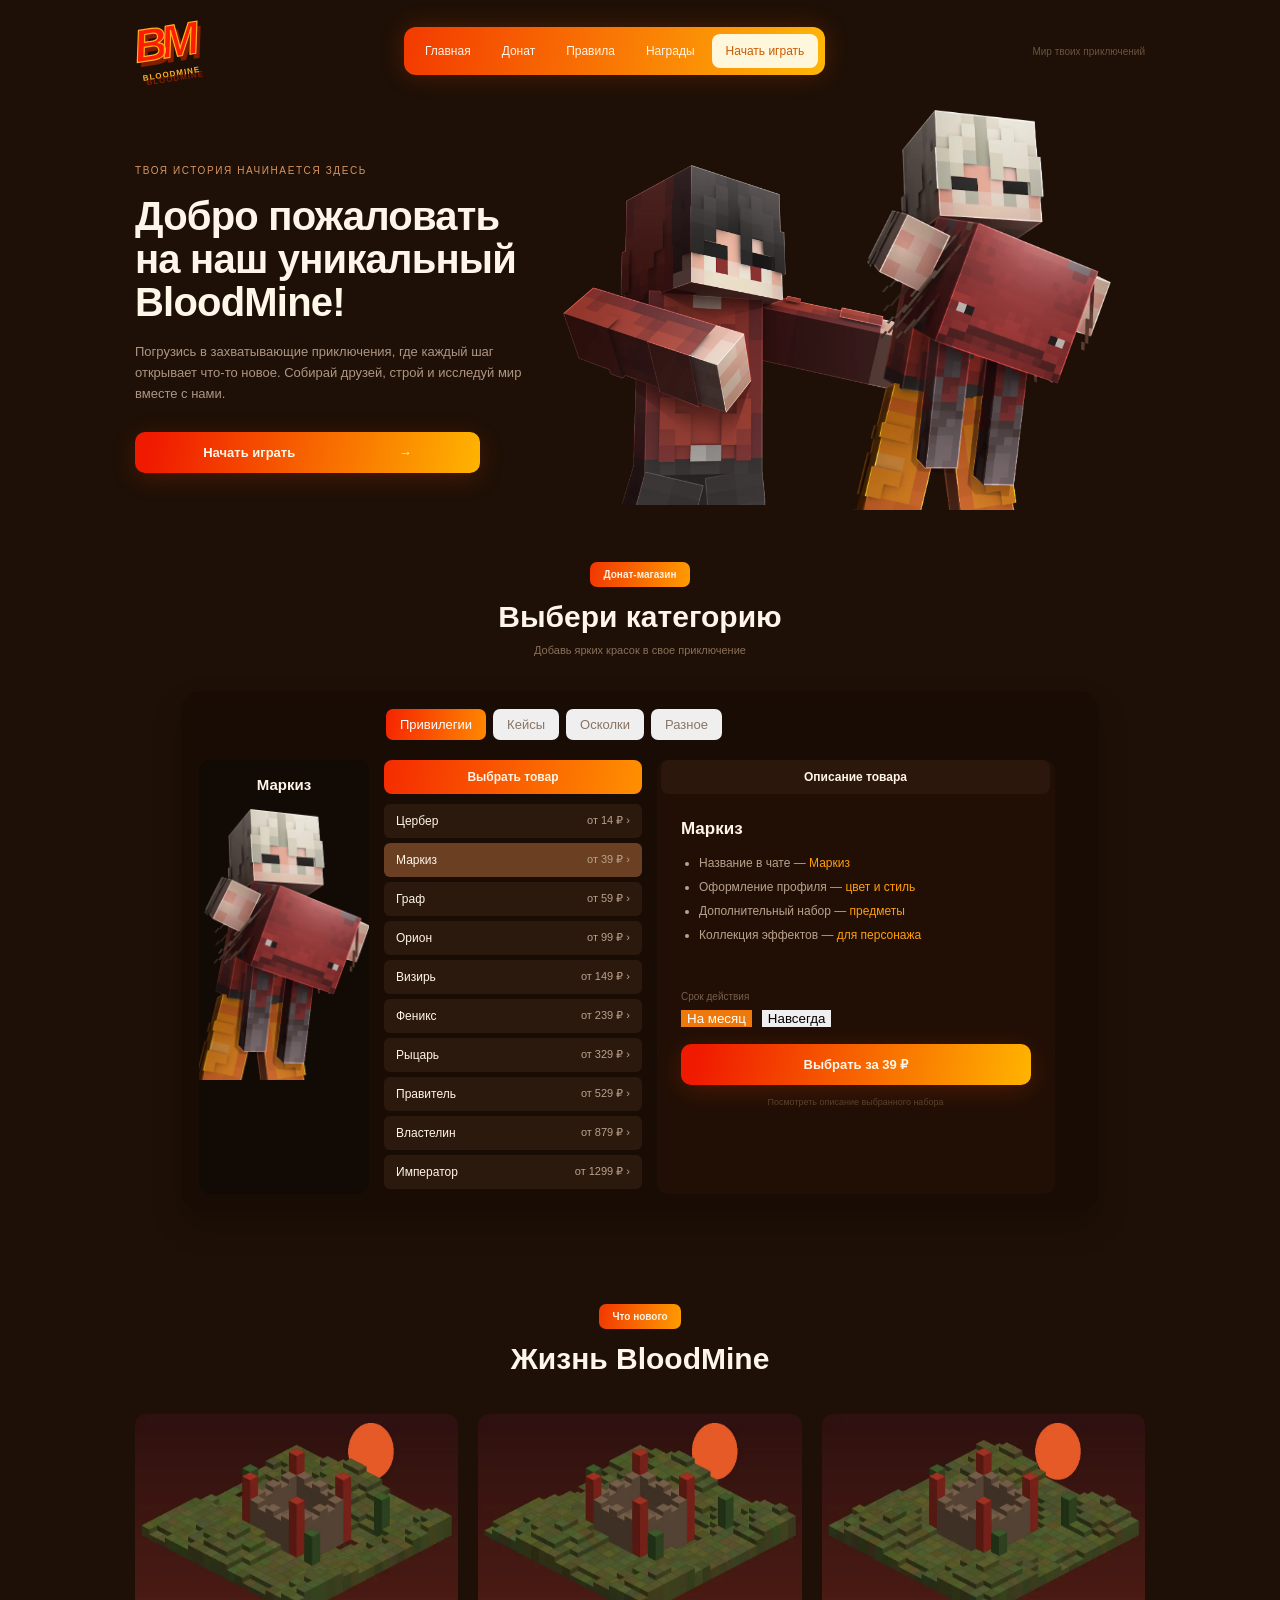
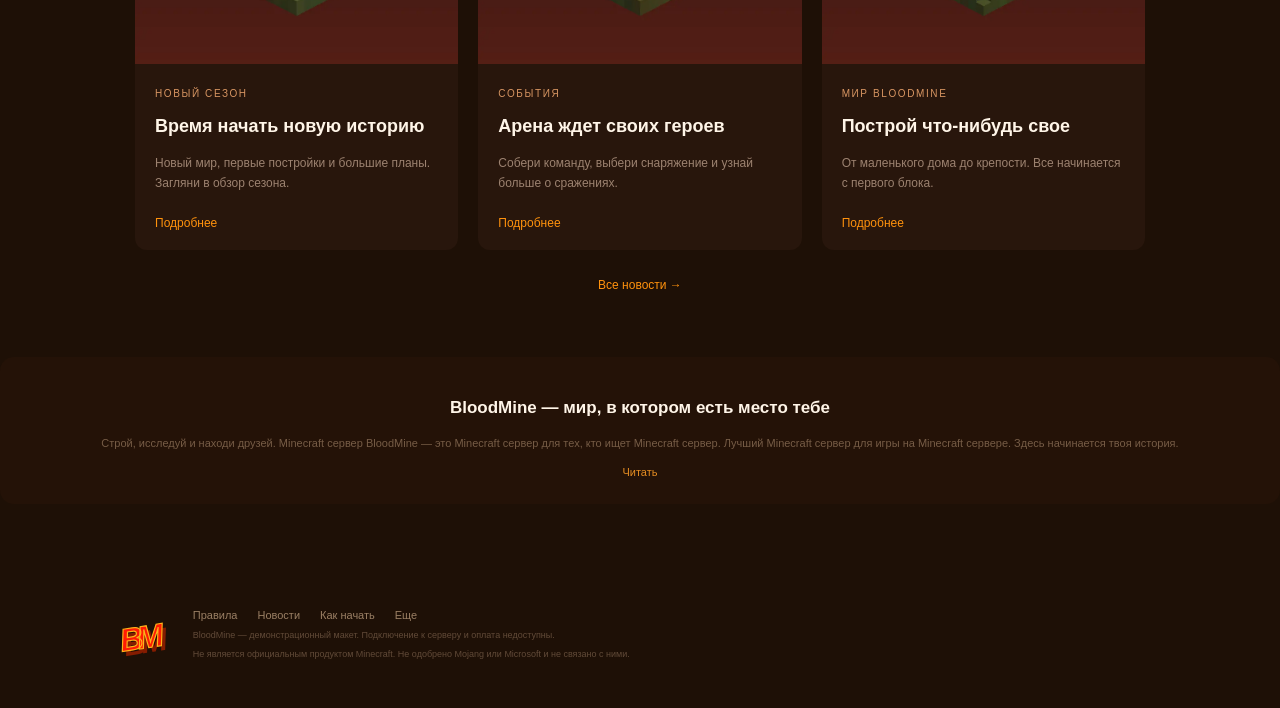
<file: index.html>
<!DOCTYPE html>
<html lang="ru">
<head>
  <meta charset="UTF-8">
  <meta name="viewport" content="width=device-width, initial-scale=1.0">
  <title>BloodMine — Лучший Minecraft сервер для игры с друзьями</title>
  <meta name="description" content="Добро пожаловать на BloodMine! Уникальные режимы, арены, система наград и дружное сообщество. Начни своё приключение в Minecraft прямо сейчас.">
  <meta name="keywords" content="minecraft, сервер, сервер майнкрафт, майнкрафт сервер, лучший сервер, донат, minecraft сервер">
  <script src="assets/js/catalog.js" defer></script>
  <script src="assets/js/widgets.js" defer></script>
  <link rel="stylesheet" href="assets/css/styles.css">
</head>
<body>
    <header class="header wrap">
      <a class="logo" href="index.html">BM<span>BLOODMINE</span></a>
      <nav class="nav">
        <a href="index.html">Главная</a><a href="index.html#shop">Донат</a><a href="rules.html">Правила</a><a href="rewards.html">Награды</a>
        <a class="nav-light" href="how-to-play.html">Начать играть</a>
      </nav>
      <div class="header-note">Мир твоих приключений</div>
    </header>

    <main>
      <section class="hero wrap">
        <div class="hero-copy"><span class="eyebrow">Твоя история начинается здесь</span><h2>Добро пожаловать<br>на наш уникальный<br><span>BloodMine!</span></h2>
        <p>Погрузись в захватывающие приключения, где каждый шаг открывает что-то новое. Собирай друзей, строй и исследуй мир вместе с нами.</p>
        <a class="orange hero-button" href="how-to-play.html">Начать играть <span>→</span></a></div>
        <div class="hero-players"><img class="hero-back" src="assets/images/hero-secondary.webp" width="340" height="340" alt="Фон с персонажем Minecraft"><img class="hero-front" src="assets/images/player.webp" width="250" height="400" alt="Скин игрока Minecraft"></div>
      </section>

      <section class="shop-section wrap" id="shop">
        <div class="section-title"><span class="pill">Донат-магазин</span><h2>Выбери категорию</h2><p>Добавь ярких красок в свое приключение</p></div>
        <div class="store">
          <div class="tabs"><button class="tab active" data-category="ranks" onclick="setCategory('ranks')">Привилегии</button><button class="tab" data-category="cases" onclick="setCategory('cases')">Кейсы</button><button class="tab" data-category="shards" onclick="setCategory('shards')">Осколки</button><button class="tab" data-category="other" onclick="setCategory('other')">Разное</button></div>
          <div class="store-body"><div class="store-preview"><h4 id="preview-name">Маркиз</h4><img id="preview-image" src="assets/images/player.webp" alt="Выбранный товар"></div>
            <div class="product-column"><div class="column-heading">Выбрать товар</div><div id="product-list"></div></div>
            <div class="description-column"><div class="column-heading secondary">Описание товара</div><h4 id="product-name">Маркиз</h4><div id="product-description"></div><div class="term-label">Срок действия</div><div class="terms"><button class="selected" onclick="setTerm(this,'На месяц')">На месяц</button><button onclick="setTerm(this,'Навсегда')">Навсегда</button></div><button id="choose-product" class="orange" onclick="selectProduct()">Выбрать за 39 ₽</button><p class="fineprint">Посмотреть описание выбранного набора</p></div>
          </div>
        </div>
      </section>

      <section class="wrap news-section">
        <div class="section-title"><span class="pill">Что нового</span><h2>Жизнь BloodMine</h2></div>
        <div class="news-grid">
          <article class="news-card"><img src="assets/images/season.webp" width="400" height="250" alt="Новый сезон"><div class="news-copy"><span class="eyebrow">Новый сезон</span><h4>Время начать новую историю</h4><p>Новый мир, первые постройки и большие планы. Загляни в обзор сезона.</p><a href="article.html">Подробнее</a></div></article>
          <article class="news-card"><img src="assets/images/arena.webp" width="400" height="250" alt="Арена"><div class="news-copy"><span class="eyebrow">События</span><h4>Арена ждет своих героев</h4><p>Собери команду, выбери снаряжение и узнай больше о сражениях.</p><a href="article.html">Подробнее</a></div></article>
          <article class="news-card"><img src="assets/images/world.webp" width="400" height="250" alt="Мир BloodMine"><div class="news-copy"><span class="eyebrow">Мир BloodMine</span><h4>Построй что-нибудь свое</h4><p>От маленького дома до крепости. Все начинается с первого блока.</p><a href="article.html">Подробнее</a></div></article>
        </div>
        <a class="text-link" href="news.html">Все новости →</a>
      </section>

      <section class="about"><h4>BloodMine — мир, в котором есть место тебе</h4><p>Строй, исследуй и находи друзей. Minecraft сервер BloodMine — это Minecraft сервер для тех, кто ищет Minecraft сервер. Лучший Minecraft сервер для игры на Minecraft сервере. Здесь начинается твоя история.</p><a href="rules.html">Читать</a></section>
    </main>

    <footer class="footer wrap">
      <a class="logo small-logo" href="index.html">BM</a>
      <div><nav class="footer-links"><a href="rules.html">Правила</a><a href="news.html">Новости</a><a href="how-to-play.html">Как начать</a><a href="index.html">Еще</a></nav>
      <p>BloodMine — демонстрационный макет. Подключение к серверу и оплата недоступны.</p>
      <p>Не является официальным продуктом Minecraft. Не одобрено Mojang или Microsoft и не связано с ними.</p></div>
    </footer>

    <div class="overlay" id="dialog"><div class="modal" role="dialog" aria-modal="true"><div class="modal-close" onclick="closeDialog()">×</div><div class="pill">BloodMine</div><h2 id="dialog-title">Информация</h2><p id="dialog-text"></p><button class="orange" onclick="closeDialog()">Понятно</button></div></div>
    <div class="toast" id="toast"></div>
    <script src="assets/js/app.js" defer></script>
</body>
</html>
</file>
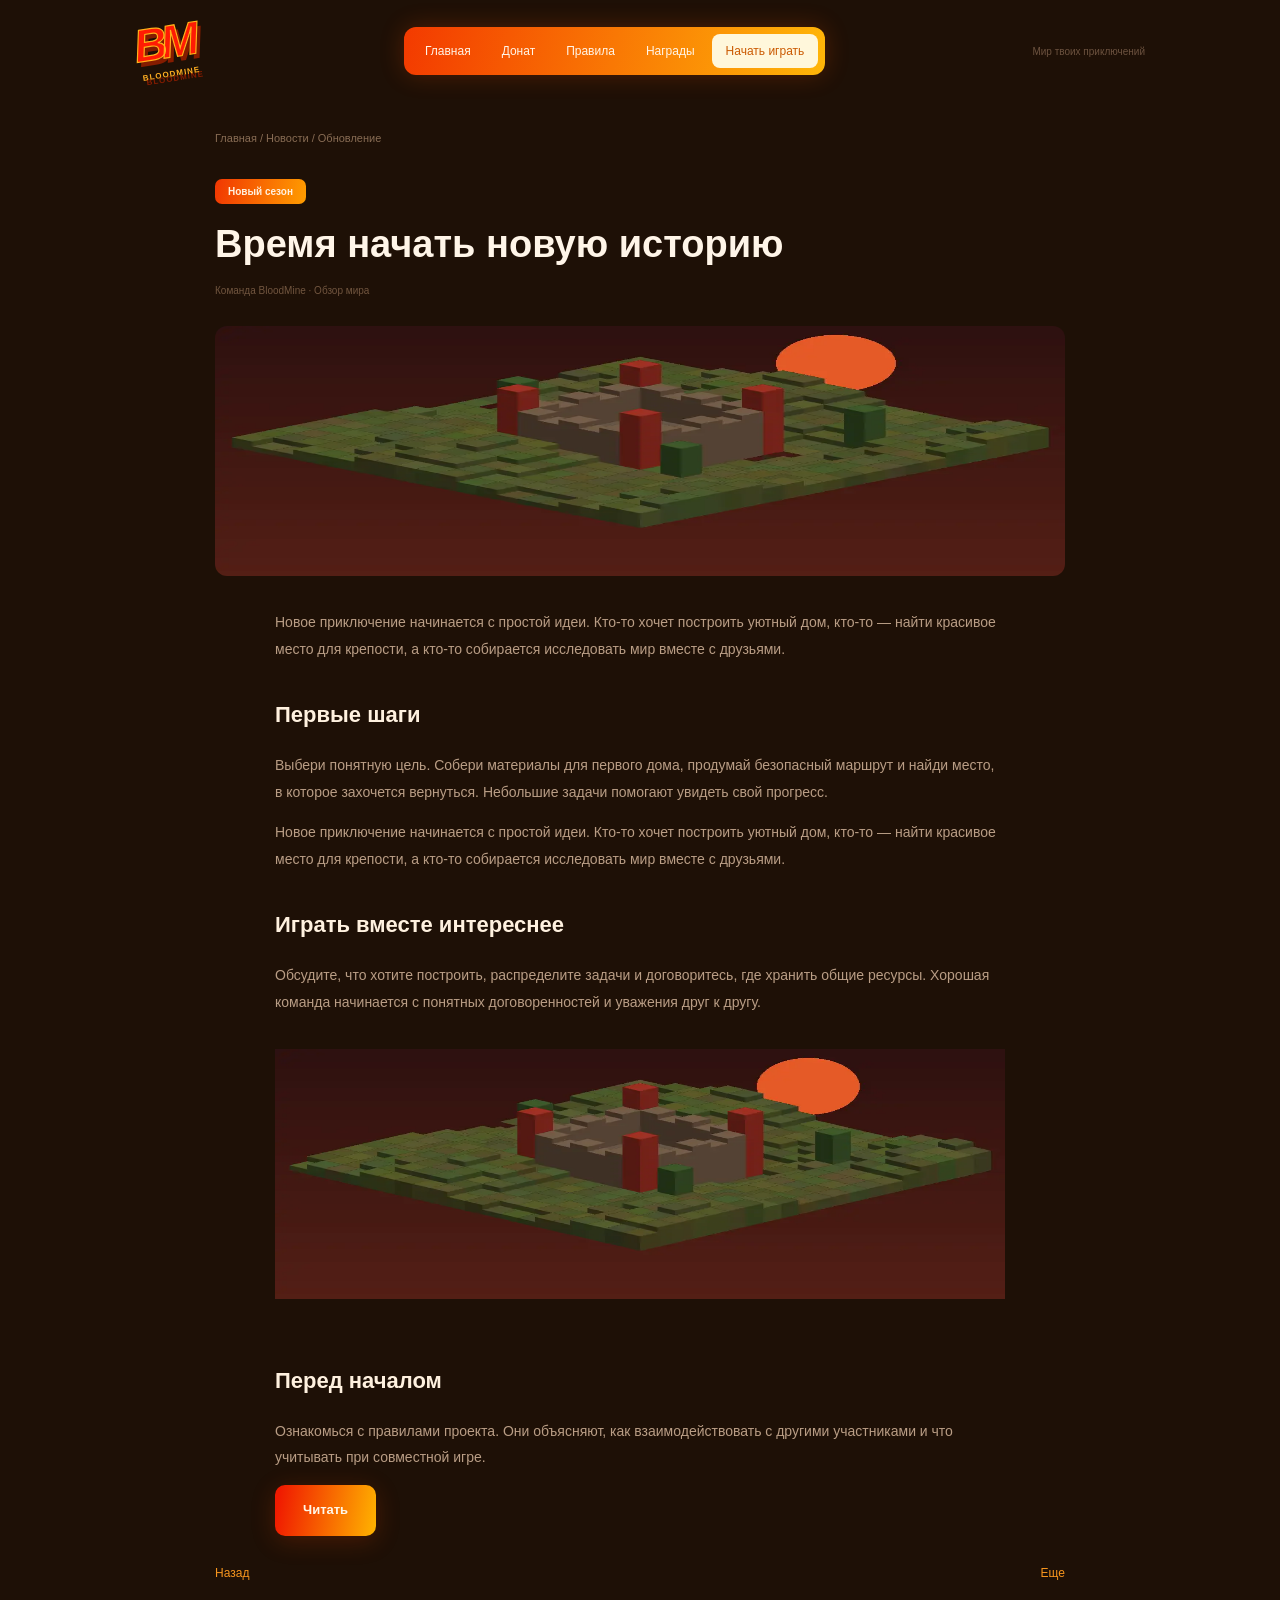
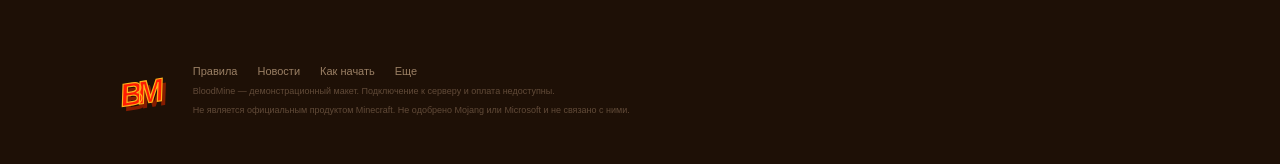
<file: article.html>
<!DOCTYPE html>
<html lang="ru">
<head>
  <meta charset="UTF-8">
  <meta name="viewport" content="width=device-width, initial-scale=1.0">
  <title>Новый сезон BloodMine: время начать новую историю</title>
  <meta name="description" content="Обзор нового сезона BloodMine: что изменилось, какие новые возможности появились и как начать строить свою историю в обновлённом мире.">
  <meta name="keywords" content="minecraft, сервер, сервер майнкрафт, майнкрафт сервер, лучший сервер, донат, minecraft сервер">
  <script src="assets/js/catalog.js" defer></script>
  <script src="assets/js/widgets.js" defer></script>
  <link rel="stylesheet" href="assets/css/styles.css">
</head>
<body>
    <header class="header wrap">
      <a class="logo" href="index.html">BM<span>BLOODMINE</span></a>
      <nav class="nav">
        <a href="index.html">Главная</a><a href="index.html#shop">Донат</a><a href="rules.html">Правила</a><a href="rewards.html">Награды</a>
        <a class="nav-light" href="how-to-play.html">Начать играть</a>
      </nav>
      <div class="header-note">Мир твоих приключений</div>
    </header>

    <main>
      <article class="wrap article-page">
        <nav class="breadcrumbs"><a href="index.html">Главная</a> / <a href="news.html">Новости</a> / Обновление</nav>
        <span class="pill">Новый сезон</span>
        <h2>Время начать новую историю</h2>
        <p class="article-meta">Команда BloodMine · Обзор мира</p>
        <img class="article-cover" src="assets/images/season.webp" width="400" height="250" alt="Новый сезон BloodMine">
        <div class="article-body">
          <p>Новое приключение начинается с простой идеи. Кто-то хочет построить уютный дом, кто-то — найти красивое место для крепости, а кто-то собирается исследовать мир вместе с друзьями.</p>
          <h4>Первые шаги</h4>
          <p>Выбери понятную цель. Собери материалы для первого дома, продумай безопасный маршрут и найди место, в которое захочется вернуться. Небольшие задачи помогают увидеть свой прогресс.</p>
          <p>Новое приключение начинается с простой идеи. Кто-то хочет построить уютный дом, кто-то — найти красивое место для крепости, а кто-то собирается исследовать мир вместе с друзьями.</p>
          <h4>Играть вместе интереснее</h4>
          <p>Обсудите, что хотите построить, распределите задачи и договоритесь, где хранить общие ресурсы. Хорошая команда начинается с понятных договоренностей и уважения друг к другу.</p>
          <img src="assets/images/arena.webp" width="400" height="250" alt="Мир BloodMine">
          <h4>Перед началом</h4>
          <p>Ознакомься с правилами проекта. Они объясняют, как взаимодействовать с другими участниками и что учитывать при совместной игре.</p>
          <a class="orange" href="rules.html">Читать</a>
        </div>
        <div class="article-bottom"><a href="news.html">Назад</a><a href="index.html#shop">Еще</a></div>
      </article>
    </main>

    <footer class="footer wrap">
      <a class="logo small-logo" href="index.html">BM</a>
      <div><nav class="footer-links"><a href="rules.html">Правила</a><a href="news.html">Новости</a><a href="how-to-play.html">Как начать</a><a href="index.html">Еще</a></nav>
      <p>BloodMine — демонстрационный макет. Подключение к серверу и оплата недоступны.</p>
      <p>Не является официальным продуктом Minecraft. Не одобрено Mojang или Microsoft и не связано с ними.</p></div>
    </footer>

    <div class="overlay" id="dialog"><div class="modal" role="dialog" aria-modal="true"><div class="modal-close" onclick="closeDialog()">×</div><div class="pill">BloodMine</div><h2 id="dialog-title">Информация</h2><p id="dialog-text"></p><button class="orange" onclick="closeDialog()">Понятно</button></div></div>
    <div class="toast" id="toast"></div>
    <script src="assets/js/app.js" defer></script>
</body>
</html>
</file>
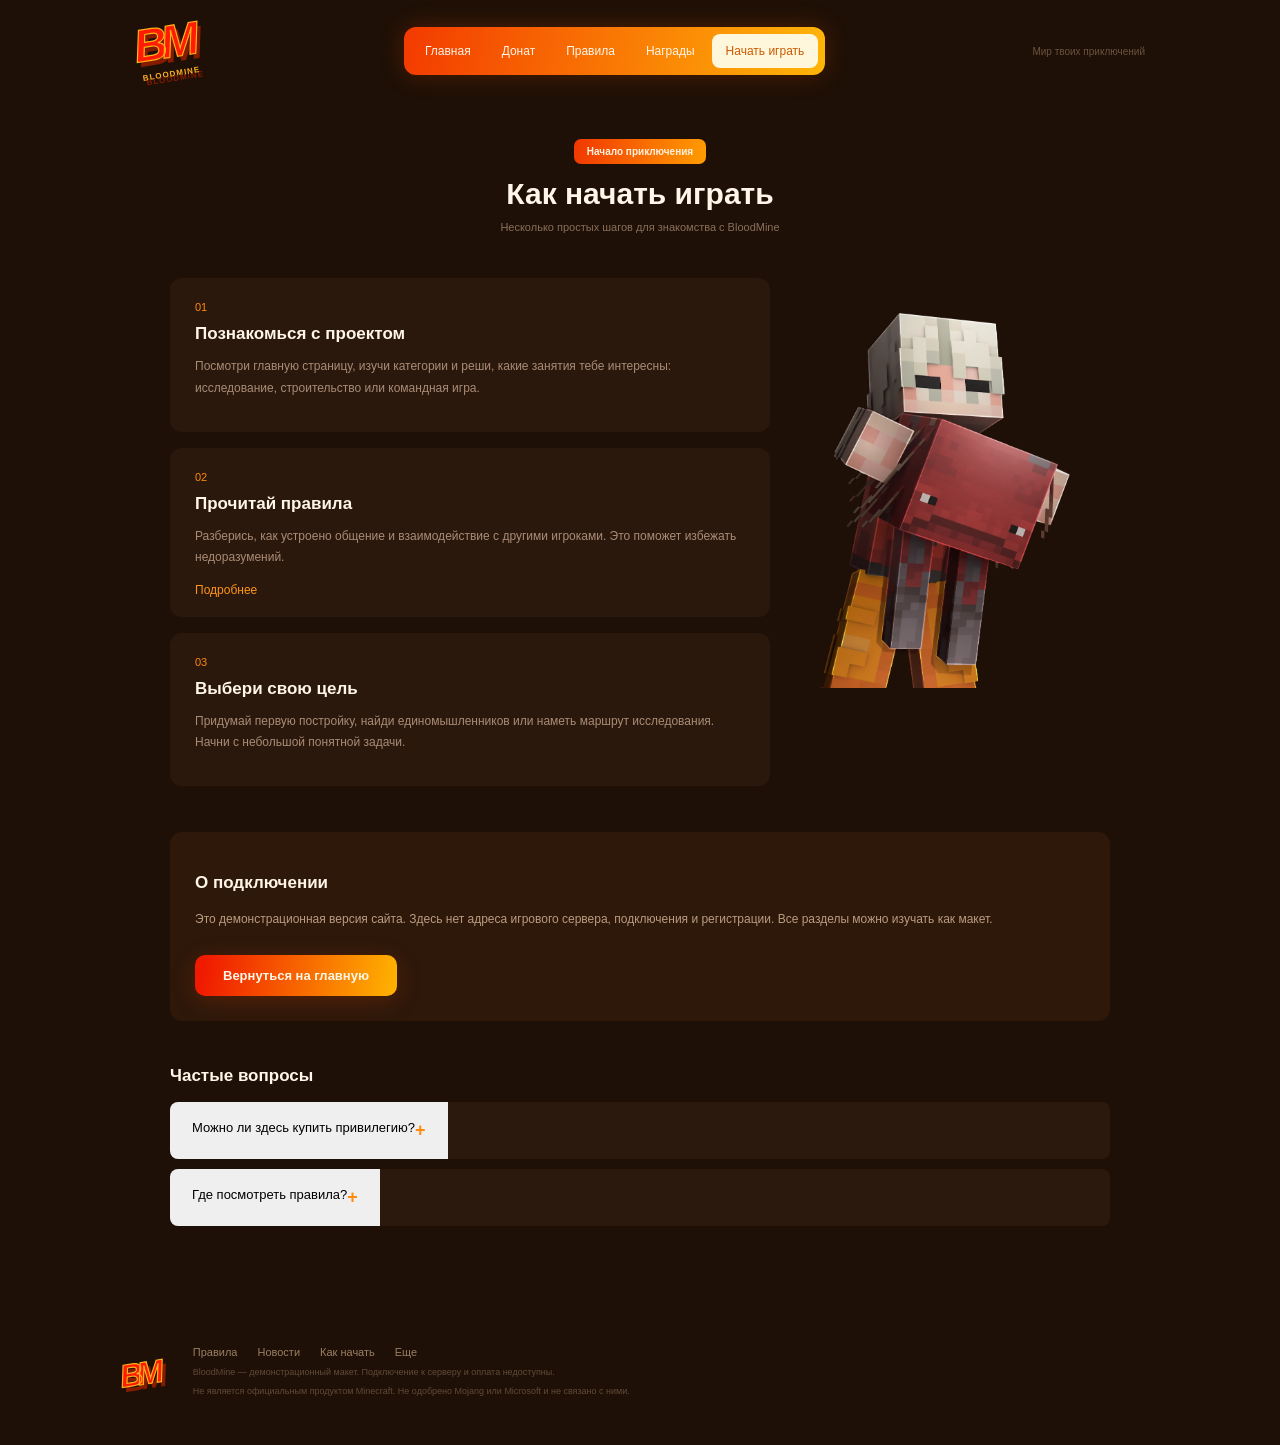
<file: how-to-play.html>
<!DOCTYPE html>
<html lang="ru">
<head>
  <meta charset="UTF-8">
  <meta name="viewport" content="width=device-width, initial-scale=1.0">
  <title>Как начать играть на сервере BloodMine: инструкция</title>
  <meta name="description" content="Пошаговое руководство для новичков: как подключиться к BloodMine, с чего начать, какие правила соблюдать. Начни играть за 5 минут.">
  <meta name="keywords" content="minecraft, сервер, сервер майнкрафт, майнкрафт сервер, лучший сервер, донат, minecraft сервер">
  <script src="assets/js/catalog.js" defer></script>
  <script src="assets/js/widgets.js" defer></script>
  <link rel="stylesheet" href="assets/css/styles.css">
</head>
<body>
    <header class="header wrap">
      <a class="logo" href="index.html">BM<span>BLOODMINE</span></a>
      <nav class="nav">
        <a href="index.html">Главная</a><a href="index.html#shop">Донат</a><a href="rules.html">Правила</a><a href="rewards.html">Награды</a>
        <a class="nav-light" href="how-to-play.html">Начать играть</a>
      </nav>
      <div class="header-note">Мир твоих приключений</div>
    </header>

    <main>
      <section class="wrap inner-page">
        <div class="section-title"><span class="pill">Начало приключения</span><h2>Как начать играть</h2><p>Несколько простых шагов для знакомства с BloodMine</p></div>
        <div class="guide-layout">
          <div class="guide-steps">
            <article class="guide-step"><span>01</span><h4>Познакомься с проектом</h4><p>Посмотри главную страницу, изучи категории и реши, какие занятия тебе интересны: исследование, строительство или командная игра.</p></article>
            <article class="guide-step"><span>02</span><h4>Прочитай правила</h4><p>Разберись, как устроено общение и взаимодействие с другими игроками. Это поможет избежать недоразумений.</p><a href="rules.html">Подробнее</a></article>
            <article class="guide-step"><span>03</span><h4>Выбери свою цель</h4><p>Придумай первую постройку, найди единомышленников или наметь маршрут исследования. Начни с небольшой понятной задачи.</p></article>
          </div>
          <img class="guide-player" src="assets/images/player.webp" width="250" height="400" alt="Игрок Minecraft">
        </div>
        <section class="guide-note"><h4>О подключении</h4><p>Это демонстрационная версия сайта. Здесь нет адреса игрового сервера, подключения и регистрации. Все разделы можно изучать как макет.</p><a class="orange" href="index.html">Вернуться на главную</a></section>
        <section class="faq"><h4>Частые вопросы</h4>
          <article class="rule"><button class="rule-heading" onclick="toggleRule(this)">Можно ли здесь купить привилегию?<b>+</b></button><div class="rule-content">Нет. Каталог показывает пример выбора товара. Платежи и выдача игровых предметов не подключены.</div></article>
          <article class="rule"><button class="rule-heading" onclick="toggleRule(this)">Где посмотреть правила?<b>+</b></button><div class="rule-content">Открой раздел «Правила» в верхнем меню. Каждый пункт можно раскрыть отдельно.</div></article>
        </section>
      </section>
    </main>

    <footer class="footer wrap">
      <a class="logo small-logo" href="index.html">BM</a>
      <div><nav class="footer-links"><a href="rules.html">Правила</a><a href="news.html">Новости</a><a href="how-to-play.html">Как начать</a><a href="index.html">Еще</a></nav>
      <p>BloodMine — демонстрационный макет. Подключение к серверу и оплата недоступны.</p>
      <p>Не является официальным продуктом Minecraft. Не одобрено Mojang или Microsoft и не связано с ними.</p></div>
    </footer>

    <div class="overlay" id="dialog"><div class="modal" role="dialog" aria-modal="true"><div class="modal-close" onclick="closeDialog()">×</div><div class="pill">BloodMine</div><h2 id="dialog-title">Информация</h2><p id="dialog-text"></p><button class="orange" onclick="closeDialog()">Понятно</button></div></div>
    <div class="toast" id="toast"></div>
    <script src="assets/js/app.js" defer></script>
</html>
</file>
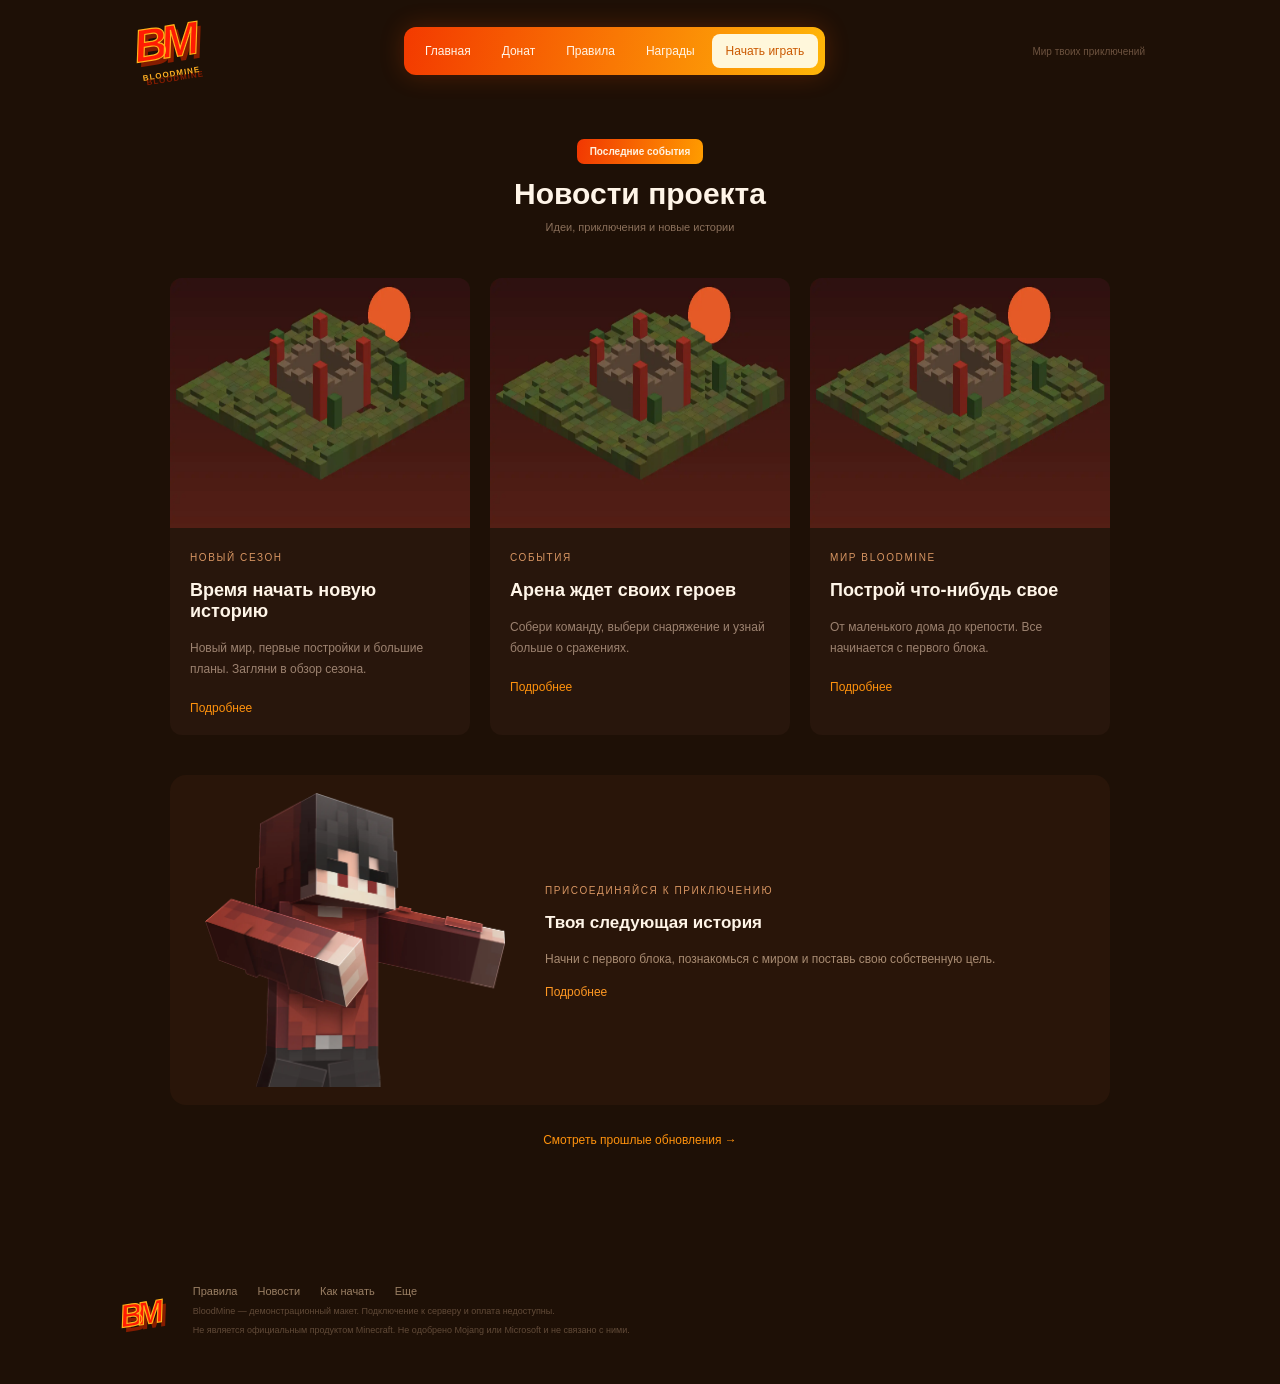
<file: news.html>
<!DOCTYPE html>
<html lang="ru">
<head>
  <meta charset="UTF-8">
  <meta name="viewport" content="width=device-width, initial-scale=1.0">
  <title>Новости и обновления сервера BloodMine</title>
  <meta name="description" content="Следи за жизнью BloodMine: новые сезоны, события на арене, обновления мира и истории игроков. Узнай, что нового происходит на сервере.">
  <meta name="keywords" content="minecraft, сервер, сервер майнкрафт, майнкрафт сервер, лучший сервер, донат, minecraft сервер">
  <script src="assets/js/catalog.js" defer></script>
  <script src="assets/js/widgets.js" defer></script>
  <link rel="stylesheet" href="assets/css/styles.css">
</head>
<body>
    <header class="header wrap">
      <a class="logo" href="index.html">BM<span>BLOODMINE</span></a>
      <nav class="nav">
        <a href="index.html">Главная</a><a href="index.html#shop">Донат</a><a href="rules.html">Правила</a><a href="rewards.html">Награды</a>
        <a class="nav-light" href="how-to-play.html">Начать играть</a>
      </nav>
      <div class="header-note">Мир твоих приключений</div>
    </header>

    <main>
      <section class="wrap inner-page">
        <div class="section-title"><span class="pill">Последние события</span><h2>Новости проекта</h2><p>Идеи, приключения и новые истории</p></div>
        <div class="news-grid">
          <article class="news-card"><img src="assets/images/season.webp" width="400" height="250" alt="Новый сезон"><div class="news-copy"><span class="eyebrow">Новый сезон</span><h4>Время начать новую историю</h4><p>Новый мир, первые постройки и большие планы. Загляни в обзор сезона.</p><a href="article.html">Подробнее</a></div></article>
          <article class="news-card"><img src="assets/images/arena.webp" width="400" height="250" alt="Арена"><div class="news-copy"><span class="eyebrow">События</span><h4>Арена ждет своих героев</h4><p>Собери команду, выбери снаряжение и узнай больше о сражениях.</p><a href="article.html">Подробнее</a></div></article>
          <article class="news-card"><img src="assets/images/world.webp" width="400" height="250" alt="Мир BloodMine"><div class="news-copy"><span class="eyebrow">Мир BloodMine</span><h4>Построй что-нибудь свое</h4><p>От маленького дома до крепости. Все начинается с первого блока.</p><a href="article.html">Подробнее</a></div></article>
        </div>
        <section class="news-wide"><img src="assets/images/hero-secondary.webp" width="340" height="340" alt="Присоединяйся к приключению"><div><span class="eyebrow">Присоединяйся к приключению</span><h4>Твоя следующая история</h4><p>Начни с первого блока, познакомься с миром и поставь свою собственную цель.</p><a href="how-to-play.html">Подробнее</a></div></section>
        <a class="text-link" href="index.html">Смотреть прошлые обновления →</a>
      </section>
    </main>

    <footer class="footer wrap">
      <a class="logo small-logo" href="index.html">BM</a>
      <div><nav class="footer-links"><a href="rules.html">Правила</a><a href="news.html">Новости</a><a href="how-to-play.html">Как начать</a><a href="index.html">Еще</a></nav>
      <p>BloodMine — демонстрационный макет. Подключение к серверу и оплата недоступны.</p>
      <p>Не является официальным продуктом Minecraft. Не одобрено Mojang или Microsoft и не связано с ними.</p></div>
    </footer>

    <div class="overlay" id="dialog"><div class="modal" role="dialog" aria-modal="true"><div class="modal-close" onclick="closeDialog()">×</div><div class="pill">BloodMine</div><h2 id="dialog-title">Информация</h2><p id="dialog-text"></p><button class="orange" onclick="closeDialog()">Понятно</button></div></div>
    <div class="toast" id="toast"></div>
    <script src="assets/js/app.js" defer></script>
</body>
</html>
</file>
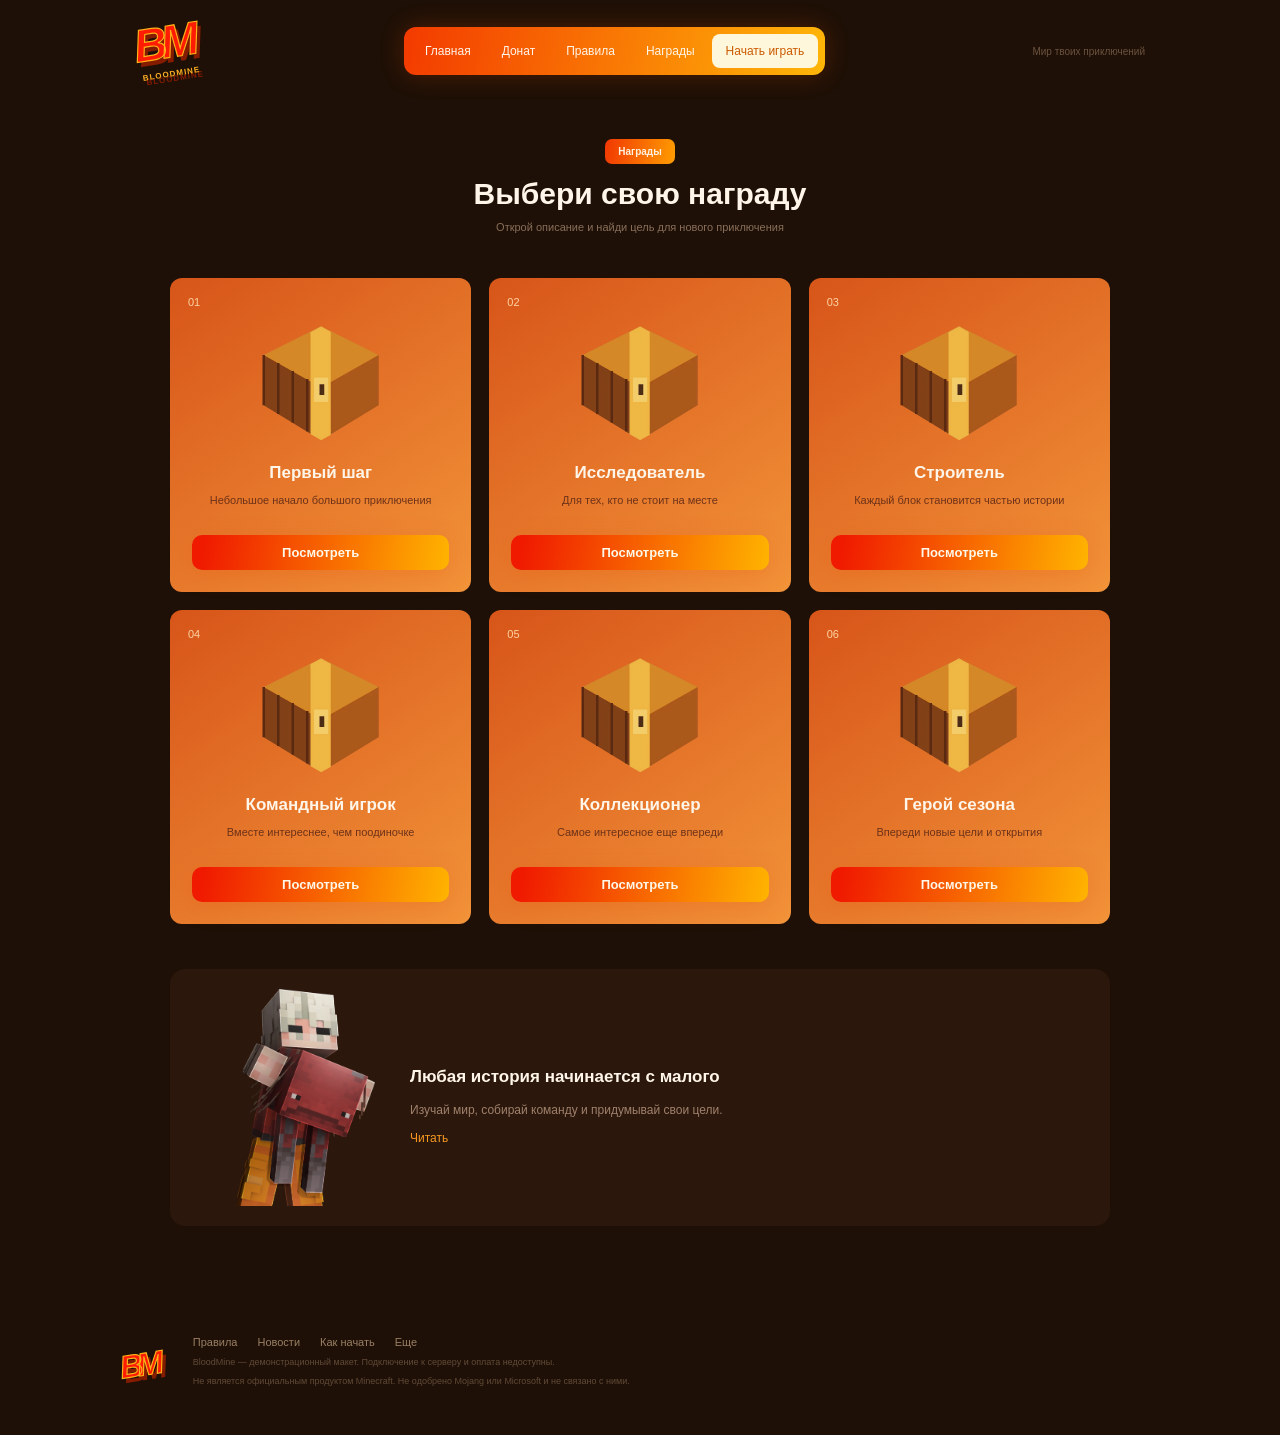
<file: rewards.html>
<!DOCTYPE html>
<html lang="ru">
<head>
  <meta charset="UTF-8">
  <meta name="viewport" content="width=device-width, initial-scale=1.0">
  <title>Награды и достижения в BloodMine</title>
  <meta name="description" content="Открывай достижения, зарабатывай награды и становись легендой BloodMine. Узнай, какие цели ждут тебя на сервере.">
  <meta name="keywords" content="minecraft, сервер, сервер майнкрафт, майнкрафт сервер, лучший сервер, донат, minecraft сервер">
  <script src="assets/js/catalog.js" defer></script>
  <script src="assets/js/widgets.js" defer></script>
  <link rel="stylesheet" href="assets/css/styles.css">
</head>
<body>
    <header class="header wrap">
      <a class="logo" href="index.html">BM<span>BLOODMINE</span></a>
      <nav class="nav">
        <a href="index.html">Главная</a><a href="index.html#shop">Донат</a><a href="rules.html">Правила</a><a href="rewards.html">Награды</a>
        <a class="nav-light" href="how-to-play.html">Начать играть</a>
      </nav>
      <div class="header-note">Мир твоих приключений</div>
    </header>

    <main>
      <section class="wrap inner-page">
        <div class="section-title"><span class="pill">Награды</span><h2>Выбери свою награду</h2><p>Открой описание и найди цель для нового приключения</p></div>
        <div class="rewards-grid">
          <article class="reward-card"><span class="reward-number">01</span><img src="assets/images/chest.webp" width="160" height="160" alt="Награда Первый шаг"><h4>Первый шаг</h4><p>Небольшое начало большого приключения</p><button class="orange" onclick="showReward('Первый шаг')">Посмотреть</button></article>
          <article class="reward-card"><span class="reward-number">02</span><img src="assets/images/chest.webp" width="160" height="160" alt="Награда Исследователь"><h4>Исследователь</h4><p>Для тех, кто не стоит на месте</p><button class="orange" onclick="showReward('Исследователь')">Посмотреть</button></article>
          <article class="reward-card"><span class="reward-number">03</span><img src="assets/images/chest.webp" width="160" height="160" alt="Награда Строитель"><h4>Строитель</h4><p>Каждый блок становится частью истории</p><button class="orange" onclick="showReward('Строитель')">Посмотреть</button></article>
          <article class="reward-card"><span class="reward-number">04</span><img src="assets/images/chest.webp" width="160" height="160" alt="Награда Командный игрок"><h4>Командный игрок</h4><p>Вместе интереснее, чем поодиночке</p><button class="orange" onclick="showReward('Командный игрок')">Посмотреть</button></article>
          <article class="reward-card"><span class="reward-number">05</span><img src="assets/images/chest.webp" width="160" height="160" alt="Награда Коллекционер"><h4>Коллекционер</h4><p>Самое интересное еще впереди</p><button class="orange" onclick="showReward('Коллекционер')">Посмотреть</button></article>
          <article class="reward-card"><span class="reward-number">06</span><img src="assets/images/chest.webp" width="160" height="160" alt="Награда Герой сезона"><h4>Герой сезона</h4><p>Впереди новые цели и открытия</p><button class="orange" onclick="showReward('Герой сезона')">Посмотреть</button></article>
        </div>
        <section class="reward-banner"><img src="assets/images/player.webp" alt="Любая история начинается с малого"><div><h4>Любая история начинается с малого</h4><p>Изучай мир, собирай команду и придумывай свои цели.</p><a href="rules.html">Читать</a></div></section>
      </section>
    </main>

    <footer class="footer wrap">
      <a class="logo small-logo" href="index.html">BM</a>
      <div><nav class="footer-links"><a href="rules.html">Правила</a><a href="news.html">Новости</a><a href="how-to-play.html">Как начать</a><a href="index.html">Еще</a></nav>
      <p>BloodMine — демонстрационный макет. Подключение к серверу и оплата недоступны.</p>
      <p>Не является официальным продуктом Minecraft. Не одобрено Mojang или Microsoft и не связано с ними.</p></div>
    </footer>

    <div class="overlay" id="dialog"><div class="modal" role="dialog" aria-modal="true"><div class="modal-close" onclick="closeDialog()">×</div><div class="pill">BloodMine</div><h2 id="dialog-title">Информация</h2><p id="dialog-text"></p><button class="orange" onclick="closeDialog()">Понятно</button></div></div>
    <div class="toast" id="toast"></div>
    <script src="assets/js/app.js" defer></script>
</body>
</html>
</file>
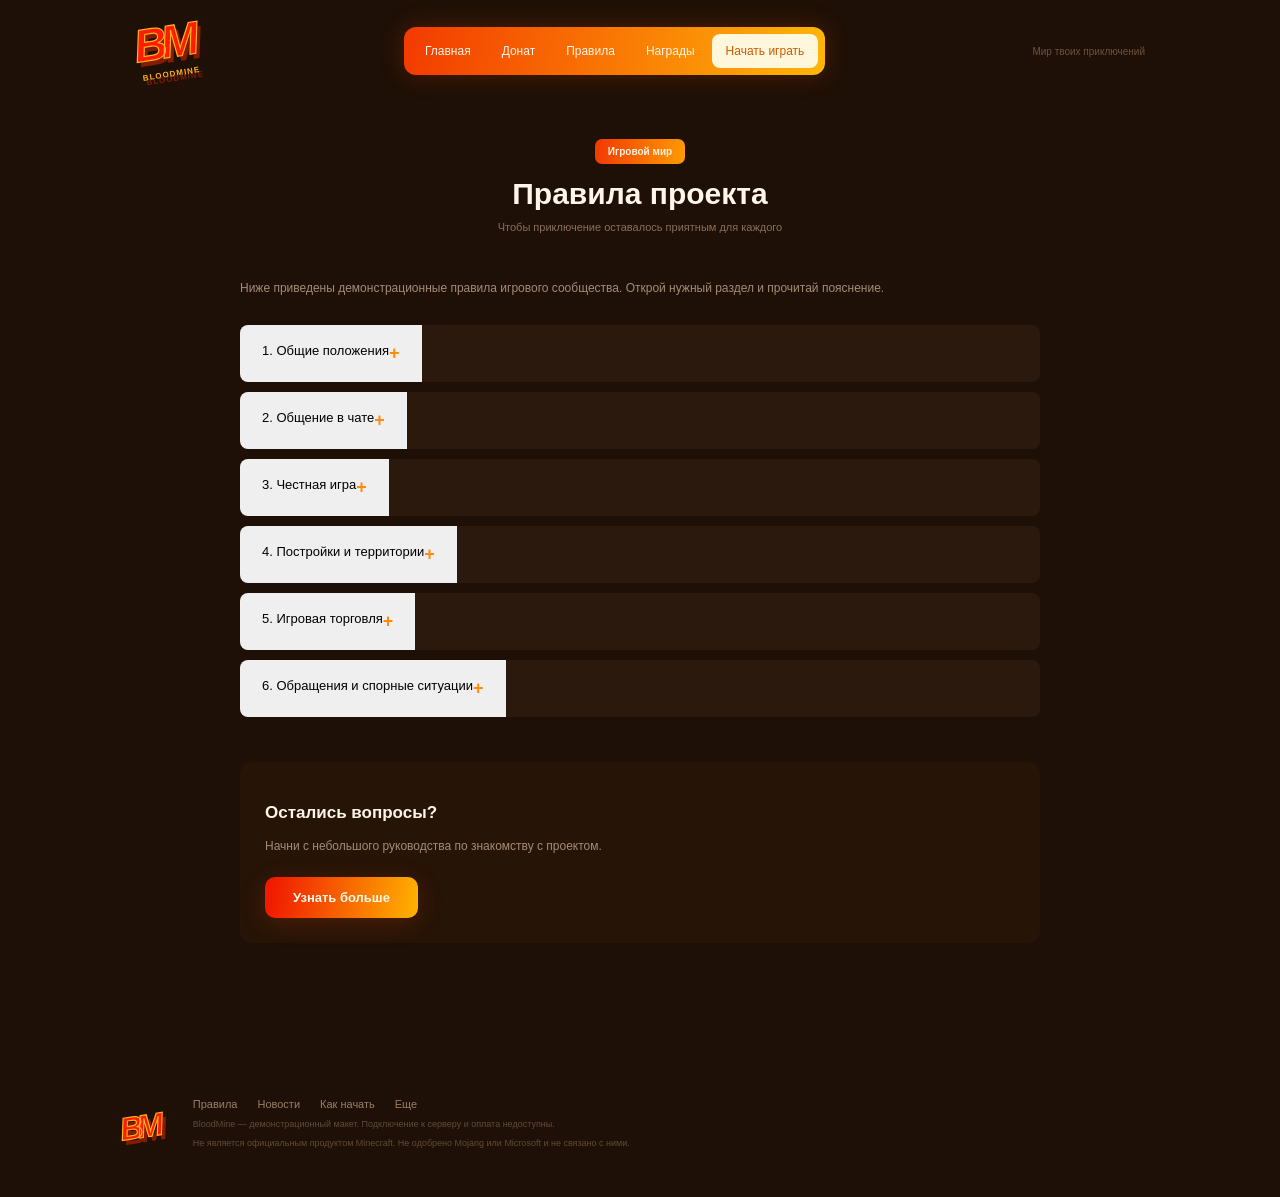
<file: rules.html>
<!DOCTYPE html>
<html lang="ru">
<head>
  <meta charset="UTF-8">
  <meta name="viewport" content="width=device-width, initial-scale=1.0">
  <title>Правила игры на сервере BloodMine</title>
  <meta name="description" content="Ознакомься с правилами BloodMine перед началом игры. Честная игра, уважение к другим игрокам, безопасность и порядок на сервере.">
  <meta name="keywords" content="minecraft, сервер, сервер майнкрафт, майнкрафт сервер, лучший сервер, донат, minecraft сервер">
  <script src="assets/js/catalog.js" defer></script>
  <script src="assets/js/widgets.js" defer></script>
  <link rel="stylesheet" href="assets/css/styles.css">
</head>
<body>
    <header class="header wrap">
      <a class="logo" href="index.html">BM<span>BLOODMINE</span></a>
      <nav class="nav">
        <a href="index.html">Главная</a><a href="index.html#shop">Донат</a><a href="rules.html">Правила</a><a href="rewards.html">Награды</a>
        <a class="nav-light" href="how-to-play.html">Начать играть</a>
      </nav>
      <div class="header-note">Мир твоих приключений</div>
    </header>

    <main>
      <section class="wrap inner-page">
        <div class="section-title"><span class="pill">Игровой мир</span><h2>Правила проекта</h2><p>Чтобы приключение оставалось приятным для каждого</p></div>
        <div class="rules-intro"><p>Ниже приведены демонстрационные правила игрового сообщества. Открой нужный раздел и прочитай пояснение.</p></div>
        <div class="rules-list">
          <article class="rule"><button class="rule-heading" onclick="toggleRule(this)"><span>1. Общие положения</span><b>+</b></button><div class="rule-content">Уважайте других участников. Перед началом игры ознакомьтесь с правилами и уточните непонятные пункты. Правила помогают сохранять понятные условия для всех. Незнание правил не освобождает от необходимости их соблюдать.</div></article>
          <article class="rule"><button class="rule-heading" onclick="toggleRule(this)"><span>2. Общение в чате</span><b>+</b></button><div class="rule-content">Не оскорбляйте собеседников, не засоряйте чат повторяющимися сообщениями и не публикуйте чужие личные сведения. Для разногласий используйте спокойное обсуждение. Сообщение должно быть понятно другим игрокам.</div></article>
          <article class="rule"><button class="rule-heading" onclick="toggleRule(this)"><span>3. Честная игра</span><b>+</b></button><div class="rule-content">Не используйте программы и изменения клиента, дающие запрещенное преимущество. Не пытайтесь обходить ограничения игры. Если заметили ошибку, опишите обстоятельства ее появления и не используйте ее против других игроков.</div></article>
          <article class="rule"><button class="rule-heading" onclick="toggleRule(this)"><span>4. Постройки и территории</span><b>+</b></button><div class="rule-content">Уважайте границы чужих построек. Перед совместным строительством договоритесь о доступе и обязанностях. Не выдавайте чужую работу за свою и не мешайте другим участникам развивать их территорию.</div></article>
          <article class="rule"><button class="rule-heading" onclick="toggleRule(this)"><span>5. Игровая торговля</span><b>+</b></button><div class="rule-content">Заранее обсуждайте условия обмена. Проверяйте предмет и количество до подтверждения договоренности. Не обманывайте других игроков и не обещайте то, что не можете передать.</div></article>
          <article class="rule"><button class="rule-heading" onclick="toggleRule(this)"><span>6. Обращения и спорные ситуации</span><b>+</b></button><div class="rule-content">Опишите, что произошло, когда это случилось и какие действия этому предшествовали. Сохраните снимки экрана. По одному короткому сообщению без контекста трудно понять обстоятельства ситуации.</div></article>
        </div>
        <div class="bottom-help"><h4>Остались вопросы?</h4><p>Начни с небольшого руководства по знакомству с проектом.</p><a class="orange" href="how-to-play.html">Узнать больше</a></div>
      </section>
    </main>

    <footer class="footer wrap">
      <a class="logo small-logo" href="index.html">BM</a>
      <div><nav class="footer-links"><a href="rules.html">Правила</a><a href="news.html">Новости</a><a href="how-to-play.html">Как начать</a><a href="index.html">Еще</a></nav>
      <p>BloodMine — демонстрационный макет. Подключение к серверу и оплата недоступны.</p>
      <p>Не является официальным продуктом Minecraft. Не одобрено Mojang или Microsoft и не связано с ними.</p></div>
    </footer>

    <div class="overlay" id="dialog"><div class="modal" role="dialog" aria-modal="true"><div class="modal-close" onclick="closeDialog()">×</div><div class="pill">BloodMine</div><h2 id="dialog-title">Информация</h2><p id="dialog-text"></p><button class="orange" onclick="closeDialog()">Понятно</button></div></div>
    <div class="toast" id="toast"></div>
    <script src="assets/js/app.js" defer></script>
</body>
</html>
</file>
<file: assets/css/styles.css>
* {
    box-sizing: border-box;
}

html {
    scroll-behavior: smooth;
}

body {
    margin: 0;
    overflow-x: hidden;
    color: #fff5e8;
    background: #1e1006;
    font-family: "Trebuchet MS", Arial, sans-serif;
    font-size: 14px;
}

a {
    color: inherit;
    text-decoration: none;
}

button {
    font-family: inherit;
    cursor: pointer;
    border: 0;
    color: black;
}

.wrap {
    width: 100%;
    max-width: 1040px;
    margin: 0 auto;
    padding: 0 15px;
}

.header {
    height: 102px;
    display: flex;
    align-items: center;
    justify-content: space-between;
}

.logo {
    display: inline-block;
    color: #ff1b04;
    font-family: Impact, "Arial Black", sans-serif;
    font-weight: 900;
    font-style: italic;
    font-size: 46px;
    line-height: .8;
    letter-spacing: -6px;
    transform: rotate(-9deg);
    -webkit-text-stroke: 1.2px #ffb11a;
    text-shadow: 3px 5px #851c00;
}

.logo span {
    display: block;
    font: bold 8px Arial;
    letter-spacing: 1px;
    margin: 9px 0 0 4px;
    -webkit-text-stroke: 0;
    color: #ffaf22;
}

.nav {
    display: flex;
    gap: 3px;
    align-items: center;
    padding: 7px;
    border-radius: 12px;
    background: linear-gradient(100deg,#f33a00,#ffb608);
    box-shadow: 0 0 24px #ff510039;
}

.nav a {
    font-size: 12px;
    padding: 10px 14px;
    border-radius: 8px;
}

.nav a:hover {
    background: #ffffff20;
}

.nav-light {
    background: #fff7db;
    color: #cb5a02;
}

.header-note {
    color: #6c523f;
    font-size: 10px;
}

.hero {
    height: 430px;
    position: relative;
    display: flex;
    align-items: center;
}

.hero-copy {
    width: 500px;
    position: relative;
    z-index: 1;
}

.eyebrow {
    text-transform: uppercase;
    color: #d79562;
    font-size: 10px;
    letter-spacing: 1.6px;
}

h2 {
    font-size: 32px;
    line-height: 1.08;
    margin: 18px 0;
    font-weight: 900;
}

.hero h2 {
    font-size: 40px;
    letter-spacing: -.8px;
}

.hero h2 span {
    color: #fff7e8;
}

.hero p {
    width: 390px;
    font-size: 13px;
    line-height: 1.6;
    color: #ae9584;
}

.hero-players {
    position: absolute;
    left: 448px;
    top: 8px;
    width: 610px;
    height: auto;
}

.orange {
    display: inline-block;
    text-align: center;
    padding: 13px 28px;
    background: linear-gradient(100deg,#f01a00 5%,#ffb400 100%);
    color: #fff7e8;
    border-radius: 10px;
    font-size: 13px;
    font-weight: bold;
    box-shadow: 0 5px 25px #e9410036;
}

.orange:hover {
    filter: brightness(1.1);
}

.hero-button {
    width: 345px;
    margin-top: 15px;
}

.hero-button span {
    margin-left: 100px;
}

.section-title {
    text-align: center;
    margin: 22px 0 35px;
}

.pill {
    display: inline-block;
    border-radius: 7px;
    background: linear-gradient(100deg,#f13702,#ff9d00);
    color: #fff1df;
    padding: 7px 13px;
    font-size: 10px;
    font-weight: bold;
}

.section-title h2 {
    margin: 14px 0 10px;
    font-size: 30px;
}

.section-title p {
    color: #8a6f5a;
    font-size: 11px;
}

.shop-section {
    padding-top: 8px;
}

.store {
    width: 918px;
    margin: auto;
    padding: 18px;
    border-radius: 20px;
    background: #180c04;
    box-shadow: 0 15px 30px #00000035;
}

.tabs {
    display: flex;
    gap: 7px;
    margin: 0 0 20px 187px;
}

.tab {
    padding: 8px 14px;
    font-size: 13px;
    cursor: pointer;
    color: #8a7464;
    border-radius: 7px;
}

.tab.active {
    background: linear-gradient(100deg,#f52300,#ff8900);
    color: #fff;
}

.store-body {
    display: flex;
    gap: 15px;
}

.store-preview {
    width: 170px;
    text-align: center;
    background: #120a04;
    border-radius: 12px;
    overflow: hidden;
}

h4 {
    margin: 16px 0;
    font-size: 17px;
}

.store-preview h4 {
    font-size: 15px;
}

.store-preview img {
    width: 175px;
    height: auto;
    margin-left: -4px;
}

.product-column {
    width: 258px;
}

.column-heading {
    background: linear-gradient(100deg,#f52b00,#ff9000);
    padding: 10px;
    border-radius: 8px;
    text-align: center;
    font-size: 12px;
    font-weight: bold;
    margin-bottom: 10px;
}

.column-heading.secondary {
    background: #2b170b;
}

.product-row {
    display: flex;
    justify-content: space-between;
    padding: 10px 12px;
    margin: 5px 0;
    background: #2b190d;
    border-radius: 6px;
    font-size: 12px;
    cursor: pointer;
}

.product-row.chosen {
    background: #6a3f22;
}

.product-row:hover {
    background: #77401b;
}

.product-price {
    color: #baa28b;
    font-size: 11px;
}

.description-column {
    width: 398px;
    padding: 0 5px 18px 4px;
    background: #210f05;
    border-radius: 10px;
}

.description-column h4 {
    margin: 25px 20px 12px;
    font-size: 17px;
}

.description-column ul {
    padding: 0 22px 0 38px;
    color: #b8a28d;
    font-size: 12px;
    line-height: 2;
    min-height: 125px;
}

.description-column li span {
    color: #ff9e0b;
}

.term-label {
    font-size: 10px;
    color: #775e4b;
    margin: 15px 20px 8px;
}

.terms {
    display: flex;
    gap: 10px;
    font-size: 10px;
    margin: 0 20px 17px;
    color: #826953;
}

.terms span {
    padding: 7px 10px;
    border-radius: 5px;
    cursor: pointer;
}

.terms .selected {
    background: #ef780a;
    color: #fff;
}

.description-column .orange {
    display: block;
    margin: 0 20px;
    width: 350px;
}

.fineprint {
    color: #5c402c;
    font-size: 9px;
    text-align: center;
    margin: 12px 0 0;
}

.news-section {
    padding-top: 70px;
}

.news-grid {
    display: grid;
    grid-template-columns: repeat(3,1fr);
    gap: 20px;
    margin-top: 38px;
}

.news-card {
    background: #28160c;
    border-radius: 12px;
    overflow: hidden;
}

.news-card img {
    width: 100%;
    display: block;
}

.news-copy {
    padding: 20px;
}

.news-copy h4 {
    font-size: 18px;
}

.news-copy p {
    color: #9c8270;
    font-size: 12px;
    line-height: 1.7;
}

.news-copy a,.text-link {
    display: inline-block;
    font-size: 12px;
    color: #ff920d;
    margin-top: 10px;
}

.text-link {
    display: block;
    width: max-content;
    margin: 28px auto;
}

.about {
    margin-top: 65px;
    padding: 25px 30px;
    margin-bottom: 50px;
    background: #241207;
    border-radius: 14px;
    text-align: center;
}

.about p {
    color: #765c46;
    font-size: 11px;
    line-height: 1.7;
}

.about a {
    color: #e68d22;
    font-size: 11px;
}

.footer {
    display: flex;
    gap: 35px;
    padding: 55px 0 40px;
    align-items: center;
}

.small-logo {
    font-size: 32px;
}

.footer-links {
    display: flex;
    gap: 20px;
    font-size: 11px;
    color: #9a7f64;
}

.footer p {
    color: #614a38;
    font-size: 9px;
    margin: 9px 0;
}

.inner-page {
    padding: 15px 50px 55px;
    min-height: 760px;
}

.inner-page .section-title {
    margin-bottom: 45px;
}

.rules-intro {
    color: #a58b76;
    font-size: 12px;
    margin: auto auto 25px;
    width: 800px;
    line-height: 1.8;
}

.rules-list {
    width: 800px;
    margin: auto;
}

.rule {
    margin: 10px 0;
    border-radius: 8px;
    overflow: hidden;
    background: #2c190d;
}

.rule-heading {
    display: flex;
    justify-content: space-between;
    padding: 18px 22px;
    font-size: 13px;
    cursor: pointer;
}

.rule-heading b {
    color: #ff8b0b;
    font-size: 18px;
}

.rule-content {
    display: none;
    padding: 8px 22px 25px;
    font-size: 12px;
    color: #aa8b74;
    line-height: 1.9;
}

.rule.open .rule-content {
    display: block;
}

.bottom-help {
    width: 800px;
    margin: 45px auto;
    padding: 25px;
    background: #261407;
    border-radius: 12px;
}

.bottom-help p {
    font-size: 12px;
    color: #a58b76;
}

.bottom-help .orange {
    margin-top: 12px;
}

.rewards-grid {
    display: grid;
    grid-template-columns: repeat(3,1fr);
    gap: 18px;
}

.reward-card {
    padding: 22px;
    text-align: center;
    border-radius: 12px;
    background: linear-gradient(145deg,#d75519,#f29339);
    position: relative;
}

.reward-number {
    position: absolute;
    top: 18px;
    left: 18px;
    font-size: 11px;
    color: #ffd3a3;
}

.reward-card img {
    display: block;
    width: 160px;
    margin: auto;
}

.reward-card h4 {
    margin: 3px 0 10px;
}

.reward-card p {
    font-size: 11px;
    color: #6d3219;
    min-height: 30px;
}

.reward-card .orange {
    width: 100%;
    padding: 10px;
}

.reward-banner {
    display: flex;
    gap: 35px;
    padding: 20px 65px;
    margin-top: 45px;
    background: #2b170b;
    border-radius: 15px;
    align-items: center;
}

.reward-banner img {
    width: 140px;
}

.reward-banner p {
    color: #9f816c;
    font-size: 12px;
}

.reward-banner a {
    color: #f99922;
    font-size: 12px;
}

.guide-layout {
    display: flex;
    gap: 50px;
}

.guide-steps {
    width: 600px;
}

.guide-step {
    margin-bottom: 16px;
    padding: 20px 25px;
    background: #2b180c;
    border-radius: 12px;
}

.guide-step>span {
    color: #ff8908;
    font-size: 11px;
}

.guide-step h4 {
    margin: 10px 0;
}

.guide-step p {
    font-size: 12px;
    color: #a88c76;
    line-height: 1.8;
}

.guide-step a {
    color: #ff9517;
    font-size: 12px;
}

.guide-player {
    width: 250px;
    height: 375px;
    margin-top: 35px;
}

.guide-note {
    padding: 25px;
    background: #2d180a;
    border-radius: 12px;
    margin: 30px 0;
}

.guide-note p {
    color: #ba9c81;
    font-size: 12px;
    line-height: 1.8;
}

.guide-note .orange {
    margin-top: 12px;
}

.faq {
    margin-top: 45px;
}

.news-wide {
    margin-top: 40px;
    display: flex;
    align-items: center;
    gap: 40px;
    background: #291509;
    padding: 15px 35px;
    border-radius: 16px;
}

.news-wide img {
    width: 360px;
}

.news-wide p {
    color: #a88b72;
    font-size: 12px;
    line-height: 1.8;
}

.news-wide a {
    color: #ff9823;
    font-size: 12px;
}

.article-page {
    width: 850px;
    padding: 30px 0;
}

.breadcrumbs {
    color: #886c54;
    font-size: 11px;
    margin: 0 0 35px;
}

.article-page h2 {
    font-size: 38px;
    margin: 20px 0;
}

.article-meta {
    color: #71553f;
    font-size: 10px;
}

.article-cover {
    width: 850px;
    border-radius: 12px;
    margin-top: 20px;
}

.article-body {
    width: 730px;
    margin: 30px auto;
    font-size: 14px;
    line-height: 1.9;
    color: #b99d85;
}

.article-body h4 {
    color: #fff1df;
    font-size: 22px;
    margin-top: 32px;
}

.article-body img {
    width: 730px;
    margin: 20px 0;
}

.article-bottom {
    display: flex;
    justify-content: space-between;
    color: #f8961e;
    font-size: 12px;
}

.overlay {
    position: fixed;
    inset: 0;
    background: #000b;
    z-index: 30;
    display: none;
    align-items: center;
    justify-content: center;
}

.overlay.visible {
    display: flex;
}

.modal {
    width: 470px;
    padding: 40px;
    border-radius: 15px;
    background: #2b180c;
    position: relative;
    box-shadow: 0 15px 60px #000a;
}

.modal h2 {
    font-size: 26px;
}

.modal p {
    color: #bba087;
    font-size: 13px;
    line-height: 1.8;
}

.modal-close {
    position: absolute;
    right: 20px;
    top: 15px;
    cursor: pointer;
    color: #a78261;
    font-size: 24px;
}

.modal .orange {
    width: 100%;
    margin-top: 20px;
}

.toast {
    position: fixed;
    bottom: 25px;
    left: 45%;
    background: #b64a09;
    padding: 14px 30px;
    border-radius: 8px;
    display: none;
}

.hero-players {
    height: 410px;
    top: 8px;
}

.hero-players img {
    position: absolute;
    width: auto;
}

.hero-back {
    left: -5px;
    top: 55px;
    height: 340px;
}

.hero-front {
    left: 285px;
    top: 0;
    height: 400px;
}

.news-wide>img {
    width: 300px;
    max-height: 300px;
    object-fit: contain;
}

@media (max-width: 1100px) {
    .wrap {
        width: 85%;
        max-width: 100%;
    }

    .hero-players {
        display: none;
    }

    .hero-copy {
        width: 100%;
    }

    .store {
        width: 100%;
    }

    .store-body {
        flex-wrap: wrap;
    }

    .tabs {
        margin-left: 0;
        justify-content: center;
        flex-wrap: wrap;
    }

    .news-grid,
    .rewards-grid {
        grid-template-columns: repeat(2, 1fr);
    }

    .guide-layout,
    .news-wide {
        flex-direction: column;
        align-items: flex-start;
    }

    .guide-steps,
    .article-body,
    .rules-intro,
    .rules-list,
    .bottom-help,
    .article-page {
        width: 100%;
    }
}

@media (max-width: 768px) {
    body {
        min-width: 0;
    }

    .header {
        flex-direction: column;
        height: auto;
        padding: 20px 0;
        gap: 15px;
    }

    .nav {
        flex-direction: column;
        width: 100%;
        padding: 15px;
    }

    .nav a {
        width: 100%;
        text-align: center;
    }

    .header-note {
        display: none;
    }

    .hero {
        height: auto;
        padding: 40px 0;
    }

    .hero h2 {
        font-size: 28px;
    }

    .hero p {
        width: 100%;
    }

    .hero-button {
        width: 100%;
    }

    .hero-button span {
        margin-left: 10px;
    }

    .store-body {
        flex-direction: column;
    }

    .store-preview,
    .product-column,
    .description-column {
        width: 100%;
    }

    .store-preview img {
        margin: 0 auto;
        display: block;
        max-width: 250px;
    }

    .description-column .orange {
        width: 100%;
        margin: 0;
    }

    .news-grid,
    .rewards-grid {
        grid-template-columns: 1fr;
    }

    .guide-player {
        width: 100%;
        height: auto;
        margin-top: 20px;
    }

    .footer {
        flex-direction: column;
        align-items: flex-start;
        gap: 20px;
    }

    .footer-links {
        flex-wrap: wrap;
        gap: 10px;
    }

    .article-page {
        width: 100%;
        padding: 20px 10px;
    }

    .article-page h2 {
        font-size: 26px;
    }

    .article-body {
        width: 100%;
        font-size: 13px;
    }

    .article-cover,
    .article-body img,
    .news-wide img,
    .hero-players img {
        width: 100%;
        max-width: 100%;
        height: auto;
    }

    img {
        max-width: 100%;
        height: auto;
    }

    * {
        max-width: 100vw;
        box-sizing: border-box;
    }
}
a:focus, button:focus {
    outline: 2px solid #ff8900;
    outline-offset: 2px;
}
</file>
